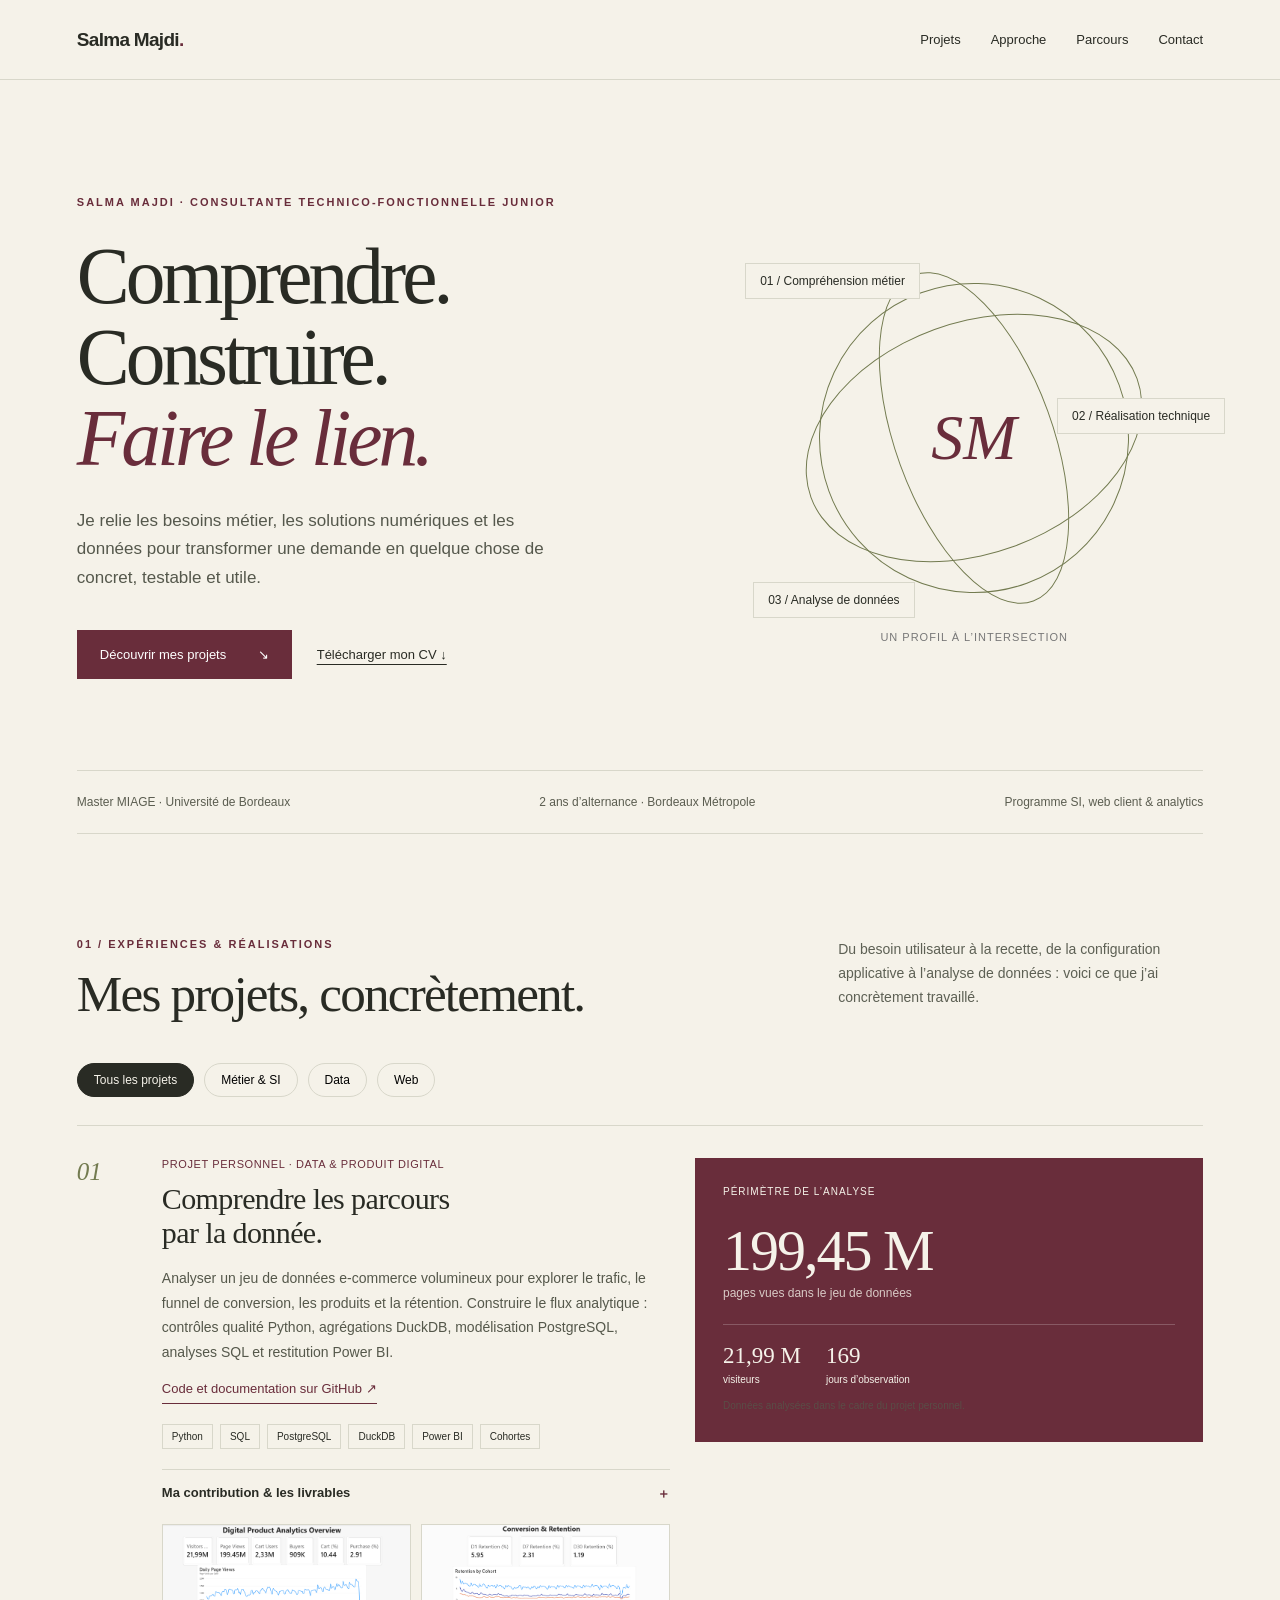
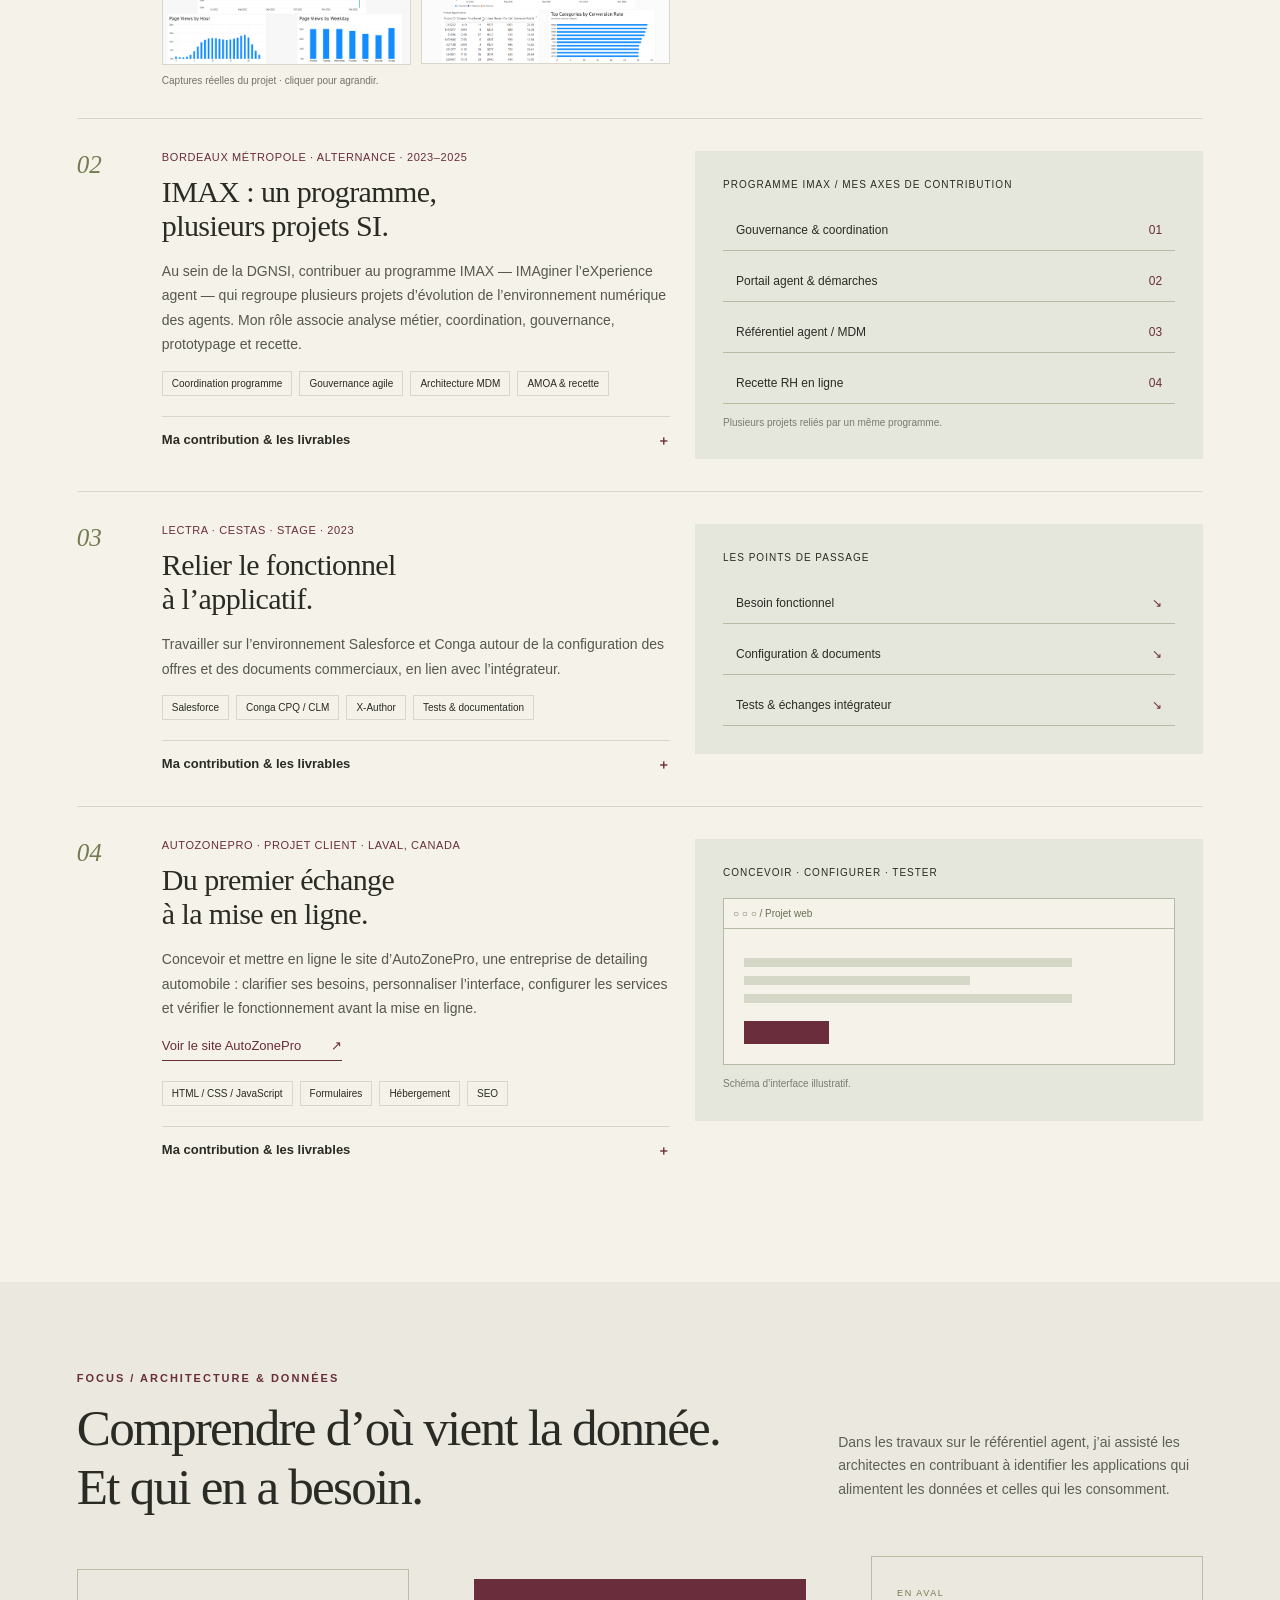
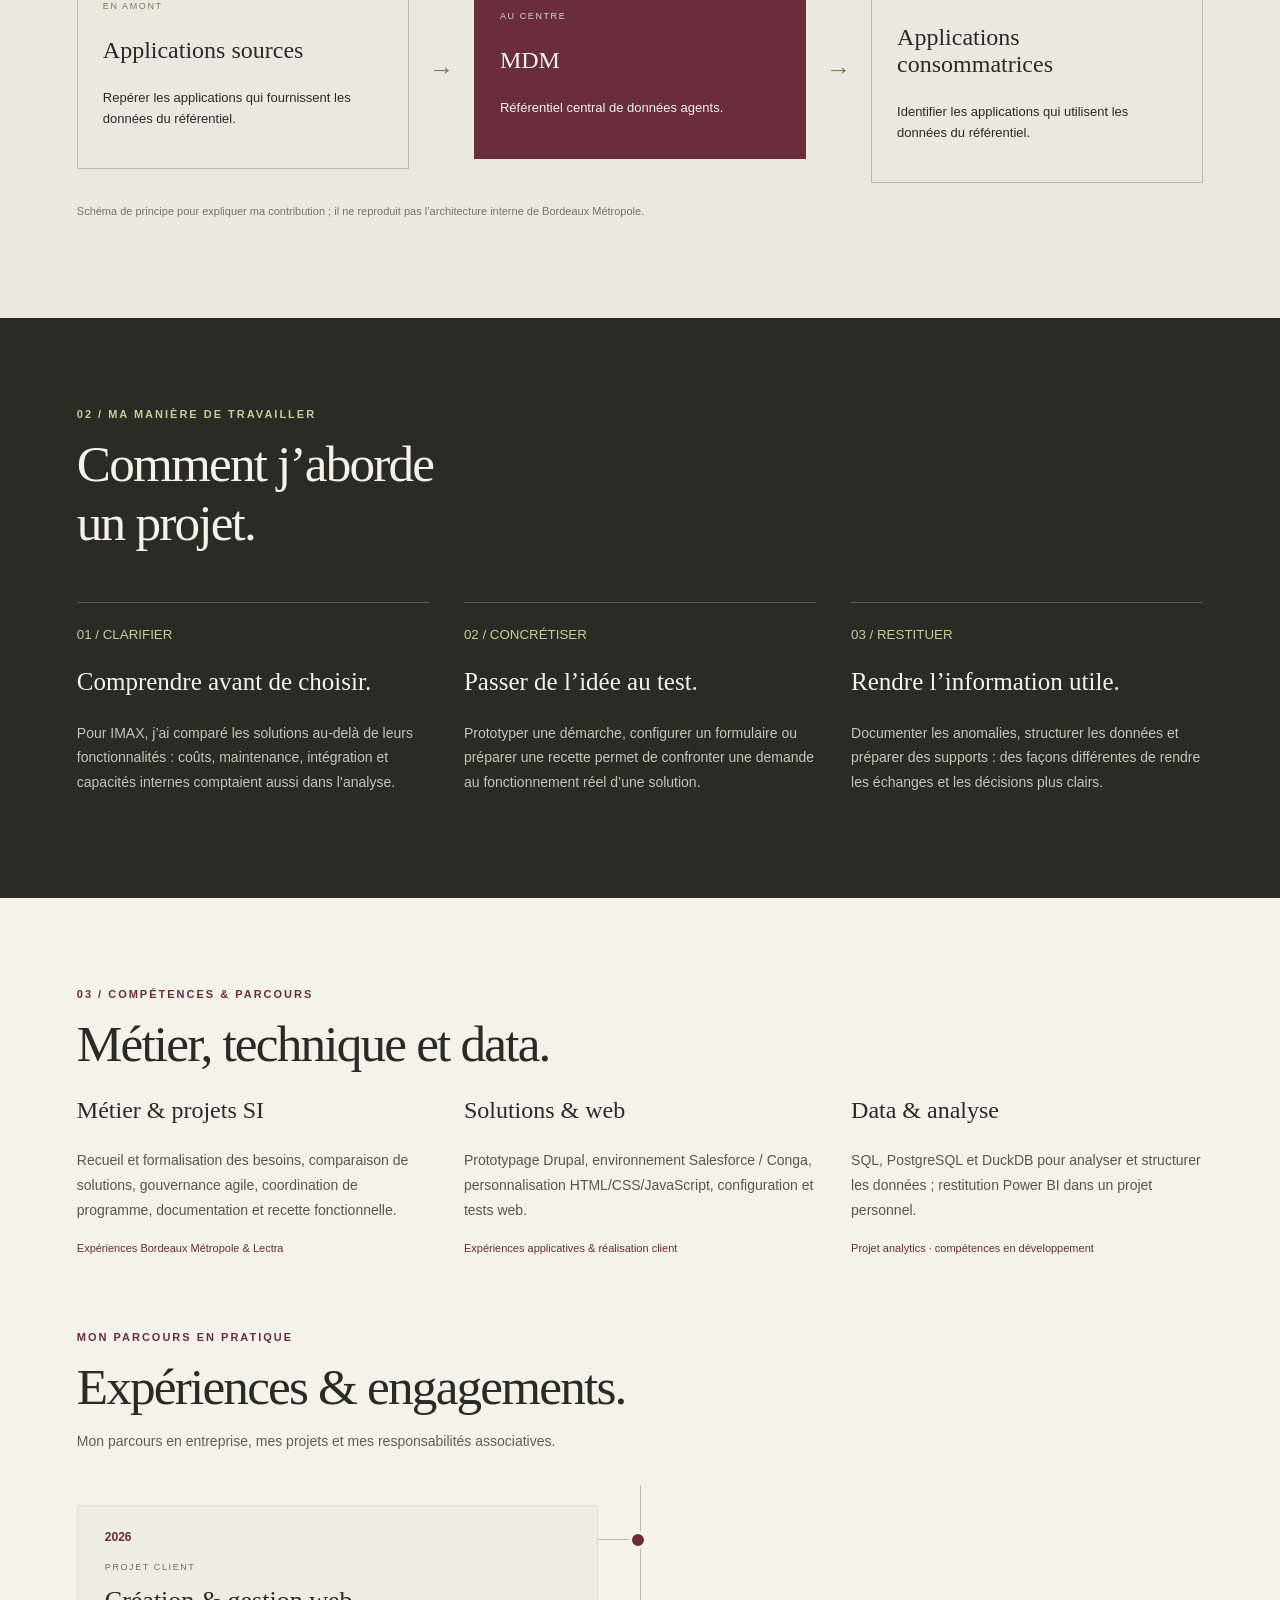
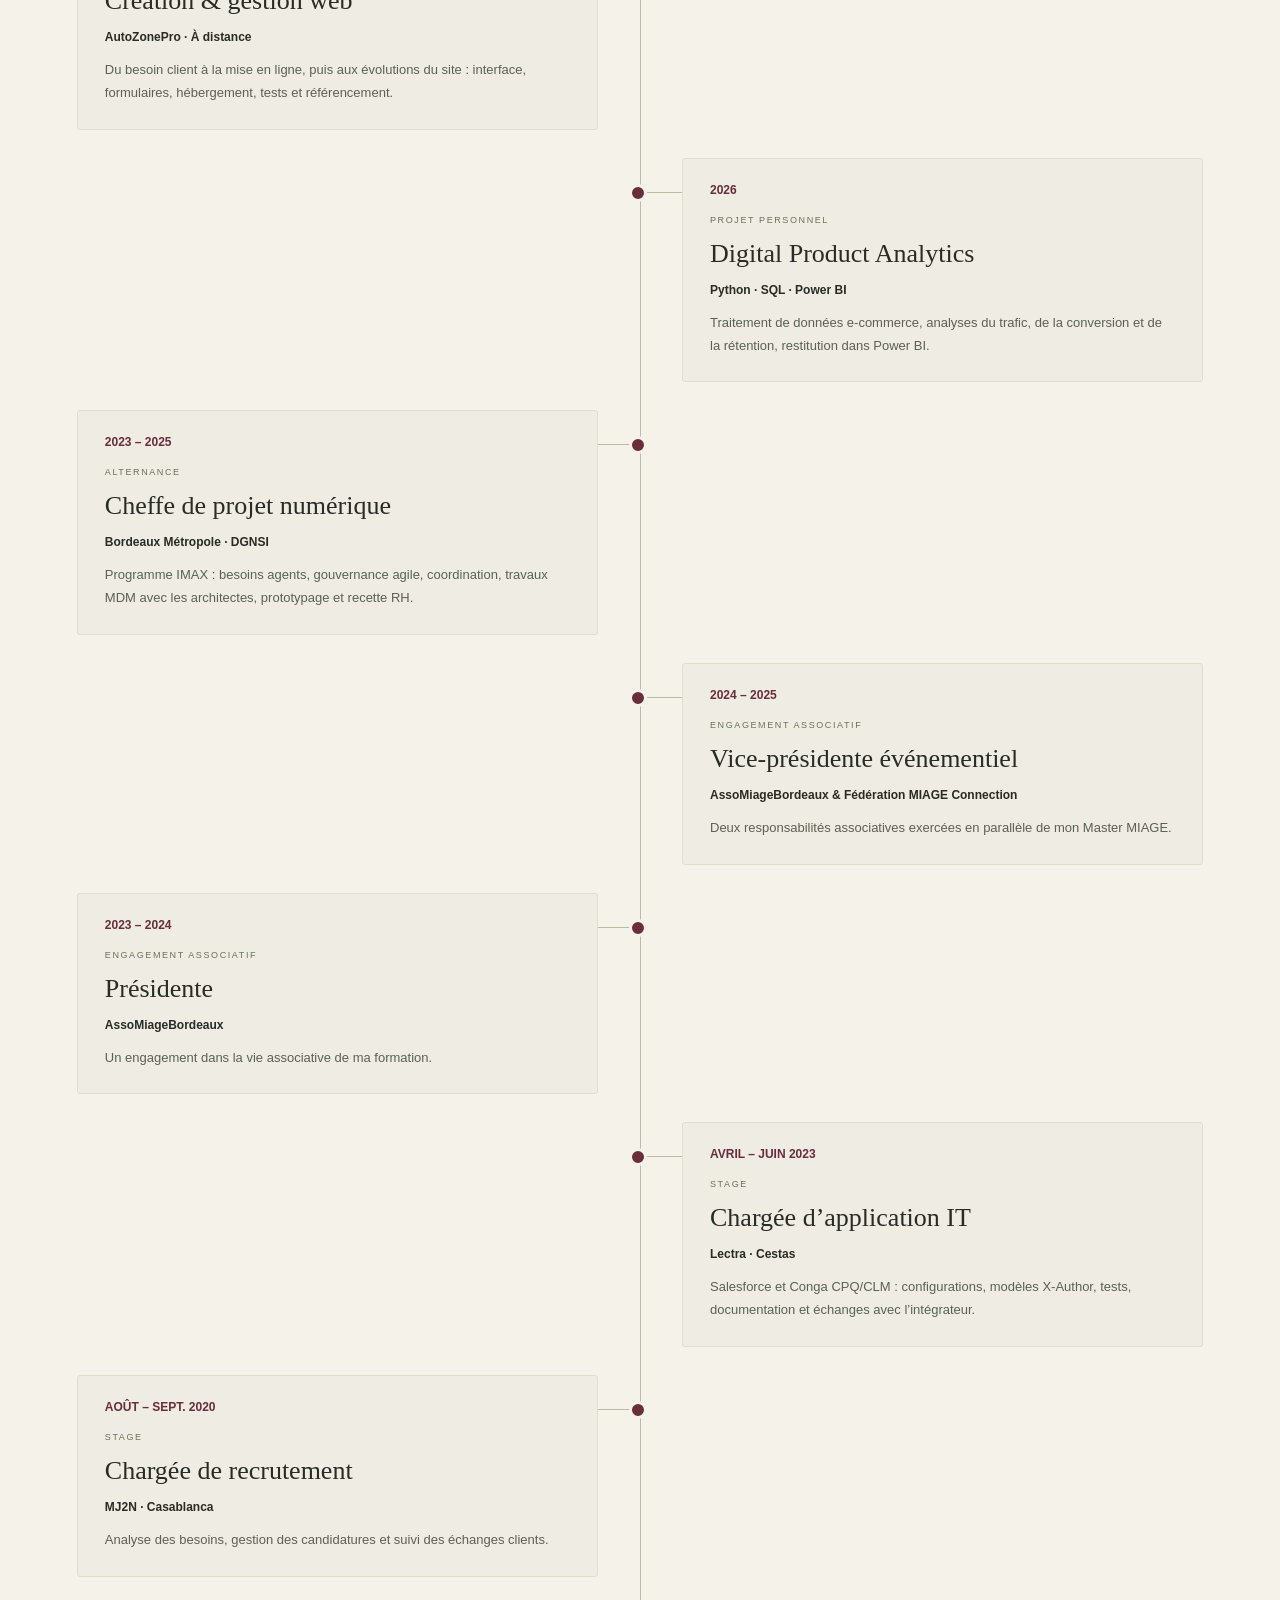
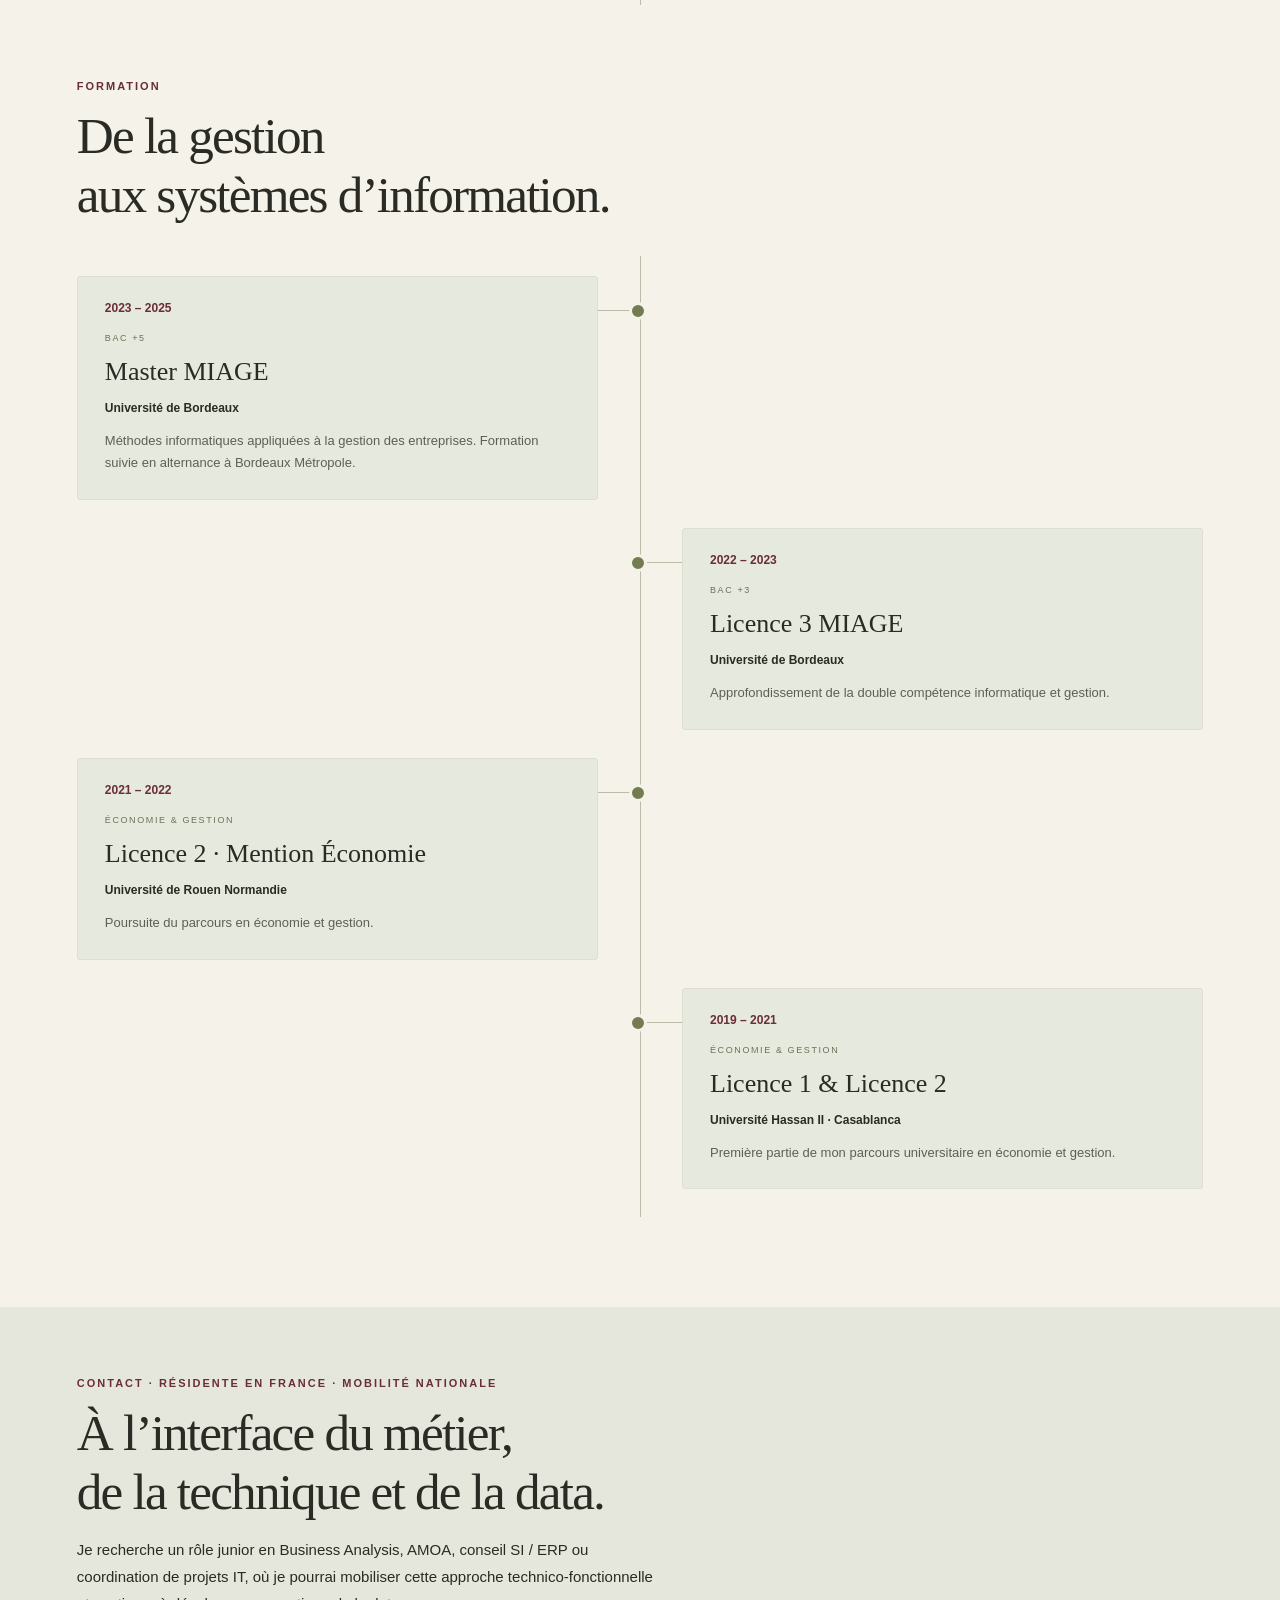
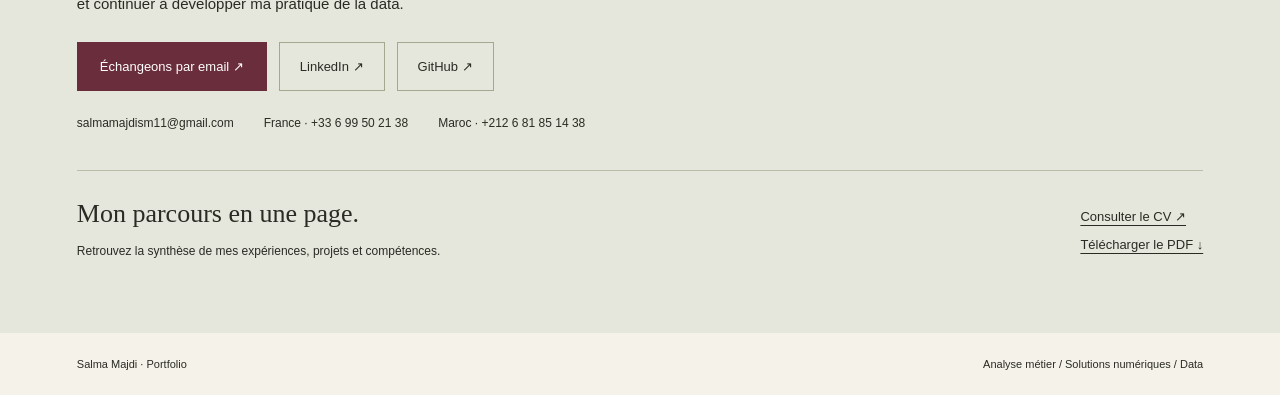
<file: index.html>
<!doctype html>
<html lang="fr">
<head>
<meta charset="UTF-8">
<meta name="viewport" content="width=device-width, initial-scale=1">
<meta name="description" content="Salma Majdi, diplômée MIAGE : analyse métier, solutions numériques et data. Découvrez mes projets et ma démarche technico-fonctionnelle.">
<title>Salma Majdi · Métier, technologie & data</title>
<link rel="stylesheet" href="styles.css">
</head>
<body>
<header>
<a class="brand" href="#">Salma Majdi<span>.</span>
</a>
<nav aria-label="Navigation principale">
<a href="#projets">Projets</a>
<a href="#approche">Approche</a>
<a href="#parcours">Parcours</a>
<a href="#contact">Contact</a>
</nav>
</header>
<main>
<section class="hero">
<div>
<div class="eyebrow">Salma Majdi · Consultante technico-fonctionnelle junior</div>
<h1>Comprendre.<br>Construire.<br>
<em>Faire le lien.</em>
</h1>
<p class="lead">Je relie les besoins métier, les solutions numériques et les données pour transformer une demande en quelque chose de concret, testable et utile.</p>
<a class="cta" href="#projets">Découvrir mes projets <span aria-hidden="true">↘</span>
</a>
<a class="cv-secondary" href="assets/CV-Salma-Majdi.pdf" download>Télécharger mon CV ↓</a>
</div>
<div class="hero-aside" aria-label="Trois dimensions complémentaires : métier, technologie et data">
<div class="orb">
<div class="orb-center">SM</div>
</div>
<span class="orbit-label l1">01 / Compréhension métier</span>
<span class="orbit-label l2">02 / Réalisation technique</span>
<span class="orbit-label l3">03 / Analyse de données</span>
<div class="aside-note">UN PROFIL À L’INTERSECTION</div>
</div>
</section>
<div class="strip">
<span>Master MIAGE · Université de Bordeaux</span>
<span>2 ans d’alternance · Bordeaux Métropole</span>
<span>Programme SI, web client & analytics</span>
</div>
<section class="section" id="projets">
<div class="section-head">
<div>
<div class="eyebrow">01 / Expériences & réalisations</div>
<h2>Mes projets, concrètement.</h2>
</div>
<p>Du besoin utilisateur à la recette, de la configuration applicative à l’analyse de données : voici ce que j’ai concrètement travaillé.</p>
</div>
<div class="filters" aria-label="Filtrer les projets">
<button class="filter" data-filter="all" aria-pressed="true">Tous les projets</button>
<button class="filter" data-filter="si" aria-pressed="false">Métier & SI</button>
<button class="filter" data-filter="data" aria-pressed="false">Data</button>
<button class="filter" data-filter="web" aria-pressed="false">Web</button>
</div>
<article class="project" data-category="data">
<div class="num">01</div>
<div>
<div class="meta">Projet personnel · Data & produit digital</div>
<h3>Comprendre les parcours<br>par la donnée.</h3>
<p>Analyser un jeu de données e-commerce volumineux pour explorer le trafic, le funnel de conversion, les produits et la rétention. Construire le flux analytique : contrôles qualité Python, agrégations DuckDB, modélisation PostgreSQL, analyses SQL et restitution Power BI.</p>
<a class="project-link" href="https://github.com/salmamajdi/digital-product-analytics" target="_blank" rel="noopener noreferrer">Code et documentation sur GitHub ↗</a>
<div class="tags">
<span>Python</span>
<span>SQL</span>
<span>PostgreSQL</span>
<span>DuckDB</span>
<span>Power BI</span>
<span>Cohortes</span>
</div>
<details>
<summary>Ma contribution & les livrables</summary>
<ul>
<li>Analyses du trafic, du funnel, des produits, de la rétention et des cohortes.</li>
<li>Construction de tables BI dédiées aux KPI, au trafic quotidien et aux comportements horaires.</li>
<li>Dashboard Power BI en deux pages : vue d’ensemble, conversion et rétention.</li>
<li>Agrégation directe des 199 millions de pages vues avec DuckDB avant ingestion dans PostgreSQL.</li>
<li>Validation de la couverture des données : le taux visite–achat est défini sur les visiteurs observés, et ne représente pas un taux global de la plateforme.</li>
</ul>
<p>Analyse réalisée sur le jeu de données e-commerce Synerise RecSys Challenge 2025.</p>
</details>
<div class="dashboard-gallery">
<a href="assets/overview.png" target="_blank" rel="noopener">
<img src="assets/overview.png" alt="Dashboard Power BI : vue d’ensemble et trafic" loading="lazy">
</a>
<a href="assets/conversion-retention.png" target="_blank" rel="noopener">
<img src="assets/conversion-retention.png" alt="Dashboard Power BI : conversion et rétention" loading="lazy">
</a>
<small>Captures réelles du projet · cliquer pour agrandir.</small>
</div>
</div>
<div class="visual dark">
<div class="visual-label">Périmètre de l’analyse</div>
<div class="metric">199,45 M</div>
<div class="metric-sub">pages vues dans le jeu de données</div>
<div class="data-points">
<div>
<strong>21,99 M</strong>
<span>visiteurs</span>
</div>
<div>
<strong>169</strong>
<span>jours d’observation</span>
</div>
</div>
<p class="caption">Données analysées dans le cadre du projet personnel.</p>
</div>
</article>
<article class="project" data-category="si">
<div class="num">02</div>
<div>
<div class="meta">Bordeaux Métropole · Alternance · 2023–2025</div>
<h3>IMAX : un programme,<br>plusieurs projets SI.</h3>
<p>Au sein de la DGNSI, contribuer au programme IMAX — IMAginer l’eXperience agent — qui regroupe plusieurs projets d’évolution de l’environnement numérique des agents. Mon rôle associe analyse métier, coordination, gouvernance, prototypage et recette.</p>
<div class="tags">
<span>Coordination programme</span>
<span>Gouvernance agile</span>
<span>Architecture MDM</span>
<span>AMOA & recette</span>
</div>
<details>
<summary>Ma contribution & les livrables</summary>
<ul>
<li>Étude comparative personnelle de ServiceNow, Blueway et Drupal : fonctionnalités, coûts, interopérabilité, maintenance et dépendance éditeur.</li>
<li>Participation aux ateliers et questionnaires agents ; formalisation des besoins du prototype.</li>
<li>Création de pages et démarches dans un environnement Drupal de bac à sable, notamment pour le télétravail.</li>
<li>Préparation et exécution de tests lors de la montée de version RH en ligne ; signalement des anomalies.</li>
<li>Participation à la mise en place de la gouvernance agile hybride : organisation des échanges, fréquence des instances, supports et suivi des actions.</li>
<li>Contribution à la coordination et au suivi des projets du programme IMAX : consolidation des informations, préparation de supports et suivi des actions avec les parties prenantes.</li>
<li>Participation aux échanges de conception du MDM (référentiel central de données) avec les architectes : identification des applications sources et des applications consommatrices de données.</li>
</ul>
<p>Le prototype Drupal était réalisé en bac à sable. Sur le MDM, j’ai participé aux travaux avec les architectes, sans porter la responsabilité de l’architecture.</p>
</details>
</div>
<div class="visual">
<div class="visual-label">Programme IMAX / mes axes de contribution</div>
<div class="flow">
<div>Gouvernance & coordination <b>01</b>
</div>
<div>Portail agent & démarches <b>02</b>
</div>
<div>Référentiel agent / MDM <b>03</b>
</div>
<div>Recette RH en ligne <b>04</b>
</div>
</div>
<p class="caption">Plusieurs projets reliés par un même programme.</p>
</div>
</article>
<article class="project" data-category="si">
<div class="num">03</div>
<div>
<div class="meta">Lectra · Cestas · Stage · 2023</div>
<h3>Relier le fonctionnel<br>à l’applicatif.</h3>
<p>Travailler sur l’environnement Salesforce et Conga autour de la configuration des offres et des documents commerciaux, en lien avec l’intégrateur.</p>
<div class="tags">
<span>Salesforce</span>
<span>Conga CPQ / CLM</span>
<span>X-Author</span>
<span>Tests & documentation</span>
</div>
<details>
<summary>Ma contribution & les livrables</summary>
<ul>
<li>Travail sur les bundles et options dans l’environnement CPQ de configuration des devis.</li>
<li>Intervention sur les modèles de documents avec X-Author, dans l’environnement Conga.</li>
<li>Tests, documentation et échanges avec l’intégrateur pour clarifier les comportements attendus.</li>
</ul>
</details>
</div>
<div class="visual">
<div class="visual-label">Les points de passage</div>
<div class="flow">
<div>Besoin fonctionnel <b>↘</b>
</div>
<div>Configuration & documents <b>↘</b>
</div>
<div>Tests & échanges intégrateur <b>↘</b>
</div>
</div>
</div>
</article>
<article class="project" data-category="web">
<div class="num">04</div>
<div>
<div class="meta">AutoZonePro · Projet client · Laval, Canada</div>
<h3>Du premier échange<br>à la mise en ligne.</h3>
<p>Concevoir et mettre en ligne le site d’AutoZonePro, une entreprise de detailing automobile : clarifier ses besoins, personnaliser l’interface, configurer les services et vérifier le fonctionnement avant la mise en ligne.</p>
<a class="project-link" href="https://autozonepro.ca/" target="_blank" rel="noopener noreferrer">Voir le site AutoZonePro <span aria-hidden="true">↗</span>
</a>
<div class="tags">
<span>HTML / CSS / JavaScript</span>
<span>Formulaires</span>
<span>Hébergement</span>
<span>SEO</span>
</div>
<details>
<summary>Ma contribution & les livrables</summary>
<ul>
<li>Recueil des besoins, organisation des contenus et personnalisation de l’interface.</li>
<li>Configuration du domaine, de l’hébergement, des formulaires et des notifications email.</li>
<li>Tests fonctionnels, ajustements d’affichage et corrections.</li>
<li>Configuration du référencement avec AIOSEO et soumission du sitemap à Google Search Console.</li>
<li>Évolution des pages de services, de la demande de devis et du parcours de prise de rendez-vous selon les retours du client.</li>
</ul>
<p>Une réalisation menée en autonomie, avec des échanges directs avec le client tout au long du projet.</p>
</details>
</div>
<div class="visual">
<div class="visual-label">Concevoir · configurer · tester</div>
<div class="window" aria-hidden="true">
<div class="windowbar">○ ○ ○ / Projet web</div>
<div class="windowcontent">
<i>
</i>
<i>
</i>
<i>
</i>
<div class="mockbutton">
</div>
</div>
</div>
<p class="caption">Schéma d’interface illustratif.</p>
</div>
</article>
</section>
<section class="section architecture" id="mdm">
<div class="section-head">
<div>
<div class="eyebrow">Focus / Architecture & données</div>
<h2>Comprendre d’où vient la donnée.<br>Et qui en a besoin.</h2>
</div>
<p>Dans les travaux sur le référentiel agent, j’ai assisté les architectes en contribuant à identifier les applications qui alimentent les données et celles qui les consomment.</p>
</div>
<div class="mdm-map">
<div class="mdm-node">
<small>EN AMONT</small>
<h3>Applications sources</h3>
<p>Repérer les applications qui fournissent les données du référentiel.</p>
</div>
<div class="mdm-arrow" aria-hidden="true">→</div>
<div class="mdm-node central">
<small>AU CENTRE</small>
<h3>MDM</h3>
<p>Référentiel central de données agents.</p>
</div>
<div class="mdm-arrow" aria-hidden="true">→</div>
<div class="mdm-node">
<small>EN AVAL</small>
<h3>Applications consommatrices</h3>
<p>Identifier les applications qui utilisent les données du référentiel.</p>
</div>
</div>
<p class="scope-note">Schéma de principe pour expliquer ma contribution ; il ne reproduit pas l’architecture interne de Bordeaux Métropole.</p>
</section>
<section class="section approach" id="approche">
<div class="eyebrow">02 / Ma manière de travailler</div>
<h2>Comment j’aborde<br>un projet.</h2>
<div class="steps">
<div class="step">
<small>01 / CLARIFIER</small>
<h3>Comprendre avant de choisir.</h3>
<p>Pour IMAX, j’ai comparé les solutions au-delà de leurs fonctionnalités : coûts, maintenance, intégration et capacités internes comptaient aussi dans l’analyse.</p>
</div>
<div class="step">
<small>02 / CONCRÉTISER</small>
<h3>Passer de l’idée au test.</h3>
<p>Prototyper une démarche, configurer un formulaire ou préparer une recette permet de confronter une demande au fonctionnement réel d’une solution.</p>
</div>
<div class="step">
<small>03 / RESTITUER</small>
<h3>Rendre l’information utile.</h3>
<p>Documenter les anomalies, structurer les données et préparer des supports : des façons différentes de rendre les échanges et les décisions plus clairs.</p>
</div>
</div>
</section>
<section class="section" id="parcours">
<div class="eyebrow">03 / Compétences & parcours</div>
<h2>Métier, technique et data.</h2>
<div class="skills">
<div>
<h3>Métier & projets SI</h3>
<p>Recueil et formalisation des besoins, comparaison de solutions, gouvernance agile, coordination de programme, documentation et recette fonctionnelle.</p>
<small>Expériences Bordeaux Métropole & Lectra</small>
</div>
<div>
<h3>Solutions & web</h3>
<p>Prototypage Drupal, environnement Salesforce / Conga, personnalisation HTML/CSS/JavaScript, configuration et tests web.</p>
<small>Expériences applicatives & réalisation client</small>
</div>
<div>
<h3>Data & analyse</h3>
<p>SQL, PostgreSQL et DuckDB pour analyser et structurer les données ; restitution Power BI dans un projet personnel.</p>
<small>Projet analytics · compétences en développement</small>
</div>
</div>
<div class="journey-heading">
<div class="eyebrow">Mon parcours en pratique</div>
<h2>Expériences & engagements.</h2>
<p>Mon parcours en entreprise, mes projets et mes responsabilités associatives.</p>
</div>
<ol class="journey professional">
<li>
<div class="journey-card">
<span class="journey-date">2026</span>
<span class="journey-kind">PROJET CLIENT</span>
<h3>Création & gestion web</h3>
<div class="journey-org">AutoZonePro · À distance</div>
<p>Du besoin client à la mise en ligne, puis aux évolutions du site : interface, formulaires, hébergement, tests et référencement.</p>
</div>
</li>
<li>
<div class="journey-card">
<span class="journey-date">2026</span>
<span class="journey-kind">PROJET PERSONNEL</span>
<h3>Digital Product Analytics</h3>
<div class="journey-org">Python · SQL · Power BI</div>
<p>Traitement de données e-commerce, analyses du trafic, de la conversion et de la rétention, restitution dans Power BI.</p>
</div>
</li>
<li>
<div class="journey-card">
<span class="journey-date">2023 – 2025</span>
<span class="journey-kind">ALTERNANCE</span>
<h3>Cheffe de projet numérique</h3>
<div class="journey-org">Bordeaux Métropole · DGNSI</div>
<p>Programme IMAX : besoins agents, gouvernance agile, coordination, travaux MDM avec les architectes, prototypage et recette RH.</p>
</div>
</li>
<li>
<div class="journey-card">
<span class="journey-date">2024 – 2025</span>
<span class="journey-kind">ENGAGEMENT ASSOCIATIF</span>
<h3>Vice-présidente événementiel</h3>
<div class="journey-org">AssoMiageBordeaux & Fédération MIAGE Connection</div>
<p>Deux responsabilités associatives exercées en parallèle de mon Master MIAGE.</p>
</div>
</li>
<li>
<div class="journey-card">
<span class="journey-date">2023 – 2024</span>
<span class="journey-kind">ENGAGEMENT ASSOCIATIF</span>
<h3>Présidente</h3>
<div class="journey-org">AssoMiageBordeaux</div>
<p>Un engagement dans la vie associative de ma formation.</p>
</div>
</li>
<li>
<div class="journey-card">
<span class="journey-date">AVRIL – JUIN 2023</span>
<span class="journey-kind">STAGE</span>
<h3>Chargée d’application IT</h3>
<div class="journey-org">Lectra · Cestas</div>
<p>Salesforce et Conga CPQ/CLM : configurations, modèles X-Author, tests, documentation et échanges avec l’intégrateur.</p>
</div>
</li>
<li>
<div class="journey-card">
<span class="journey-date">AOÛT – SEPT. 2020</span>
<span class="journey-kind">STAGE</span>
<h3>Chargée de recrutement</h3>
<div class="journey-org">MJ2N · Casablanca</div>
<p>Analyse des besoins, gestion des candidatures et suivi des échanges clients.</p>
</div>
</li>
</ol>
<div class="journey-heading">
<div class="eyebrow">Formation</div>
<h2>De la gestion<br>aux systèmes d’information.</h2>
</div>
<ol class="journey education">
<li>
<div class="journey-card">
<span class="journey-date">2023 – 2025</span>
<span class="journey-kind">BAC +5</span>
<h3>Master MIAGE</h3>
<div class="journey-org">Université de Bordeaux</div>
<p>Méthodes informatiques appliquées à la gestion des entreprises. Formation suivie en alternance à Bordeaux Métropole.</p>
</div>
</li>
<li>
<div class="journey-card">
<span class="journey-date">2022 – 2023</span>
<span class="journey-kind">BAC +3</span>
<h3>Licence 3 MIAGE</h3>
<div class="journey-org">Université de Bordeaux</div>
<p>Approfondissement de la double compétence informatique et gestion.</p>
</div>
</li>
<li>
<div class="journey-card">
<span class="journey-date">2021 – 2022</span>
<span class="journey-kind">ÉCONOMIE & GESTION</span>
<h3>Licence 2 · Mention Économie</h3>
<div class="journey-org">Université de Rouen Normandie</div>
<p>Poursuite du parcours en économie et gestion.</p>
</div>
</li>
<li>
<div class="journey-card">
<span class="journey-date">2019 – 2021</span>
<span class="journey-kind">ÉCONOMIE & GESTION</span>
<h3>Licence 1 & Licence 2</h3>
<div class="journey-org">Université Hassan II · Casablanca</div>
<p>Première partie de mon parcours universitaire en économie et gestion.</p>
</div>
</li>
</ol>
</section>
<section class="end" id="contact">
<div class="eyebrow">Contact · Résidente en France · Mobilité nationale</div>
<h2>À l’interface du métier,<br>de la technique et de la data.</h2>
<p>Je recherche un rôle junior en Business Analysis, AMOA, conseil SI / ERP ou coordination de projets IT, où je pourrai mobiliser cette approche technico-fonctionnelle et continuer à développer ma pratique de la data.</p>
<div class="contact-actions">
<a class="cta" href="mailto:salmamajdism11@gmail.com">Échangeons par email ↗</a>
<a class="contact-outline" href="https://www.linkedin.com/in/salma-majdi-2135161b7/" target="_blank" rel="noopener noreferrer">LinkedIn ↗</a>
<a class="contact-outline" href="https://github.com/salmamajdi" target="_blank" rel="noopener noreferrer">GitHub ↗</a>
</div>
<div class="contact-details">
<a href="mailto:salmamajdism11@gmail.com">salmamajdism11@gmail.com</a>
<a href="tel:+33699502138">France · +33 6 99 50 21 38</a>
<a href="tel:+212681851438">Maroc · +212 6 81 85 14 38</a>
</div>
<div class="cv-row">
<div>
<strong>Mon parcours en une page.</strong>
<p>Retrouvez la synthèse de mes expériences, projets et compétences.</p>
</div>
<div>
<a href="assets/CV-Salma-Majdi.pdf" target="_blank" rel="noopener">Consulter le CV ↗</a>
<a href="assets/CV-Salma-Majdi.pdf" download>Télécharger le PDF ↓</a>
</div>
</div>
</section>
</main>
<footer>
<span>Salma Majdi · Portfolio</span>
<span>Analyse métier / Solutions numériques / Data</span>
</footer>
<script src="script.js" defer>
</script>
</body>
</html>
</file>
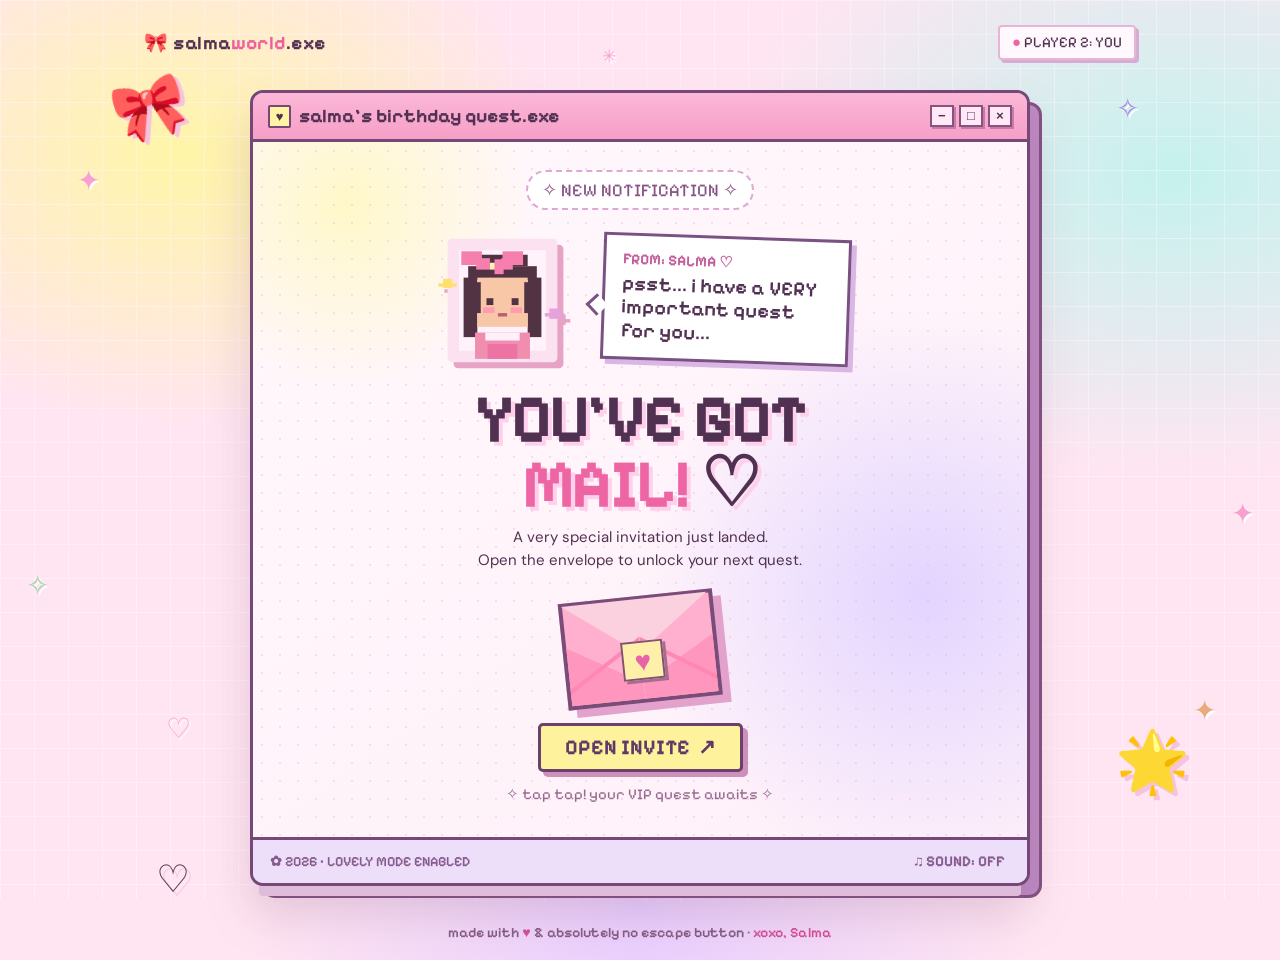
<file: birthday-2026/index.html>
<!doctype html>
<html lang="en">
<head>
<meta charset="utf-8">
<meta name="viewport" content="width=device-width,initial-scale=1,viewport-fit=cover">
<meta name="theme-color" content="#ffe6f4">
<meta name="description" content="The cutest side quest of the year. Salma's Birthday Quest — Saturday, November 7, 2026, 10 PM, Casablanca.">
<meta property="og:type" content="website">
<meta property="og:title" content="♡ You've got mail! — Salma's Birthday Quest">
<meta property="og:description" content="You've got an invitation. The NO button has mysteriously disappeared. 🎀">
<title>♡ Salma's Birthday Quest — 07.11.2026</title>
<link rel="preconnect" href="https://fonts.googleapis.com">
<link rel="preconnect" href="https://fonts.gstatic.com" crossorigin>
<link href="https://fonts.googleapis.com/css2?family=DM+Sans:wght@400;500;600;700;800&family=Pixelify+Sans:wght@400;500;600;700&family=Press+Start+2P&display=swap" rel="stylesheet">
<style>
:root{--ink:#513151;--deep:#6b3e74;--pink:#ff78b8;--rose:#ffb5d5;--light:#fffafc;--lilac:#c9b3f7;--lavender:#eee4ff;--yellow:#fff2b3;--mint:#c6f5df;--border:#693d70;--shadow:#9b6aa9}
*{box-sizing:border-box}
html{scroll-behavior:smooth}
body{margin:0;min-height:100svh;color:var(--ink);font-family:"DM Sans",sans-serif;background:radial-gradient(ellipse at 14% 16%,#fff5a7 0,transparent 24%),radial-gradient(ellipse at 92% 18%,#c4f2ed 0,transparent 27%),radial-gradient(ellipse at 50% 94%,#e9ceff 0,transparent 43%),#ffe5f2;overflow-x:hidden}
button,input,a{font:inherit}
button{cursor:pointer}
button:focus-visible,a:focus-visible,input:focus-visible{outline:4px solid #7c50bd;outline-offset:4px}
a{color:inherit}
.grid-bg{position:fixed;inset:0;z-index:-2;opacity:.43;background-image:linear-gradient(#fff9ff 1px,transparent 1px),linear-gradient(90deg,#fff9ff 1px,transparent 1px);background-size:34px 34px;pointer-events:none}
.stars{position:fixed;inset:0;z-index:-1;pointer-events:none;overflow:hidden}
.spark{position:absolute;font-size:clamp(15px,3vw,28px);color:#f8a0cf;text-shadow:2px 2px white;animation:float 3.7s ease-in-out infinite alternate}
.spark:nth-child(1){left:6%;top:18%;animation-delay:-.4s}.spark:nth-child(2){right:11%;top:10%;color:#a590e3;animation-delay:-1.6s}.spark:nth-child(3){left:13%;bottom:17%;animation-delay:-2.6s}.spark:nth-child(4){right:5%;bottom:19%;color:#e9ab7d;animation-delay:-1s}.spark:nth-child(5){left:47%;top:5%;font-size:17px;animation-delay:-.7s}.spark:nth-child(6){right:24%;bottom:6%;animation-delay:-1.8s}.spark:nth-child(7){left:2%;top:63%;color:#a8d4b2;animation-delay:-.9s}.spark:nth-child(8){right:2%;top:55%;animation-delay:-2.3s}
.site-top{display:flex;align-items:center;justify-content:space-between;max-width:1040px;padding:25px 24px 0;margin:0 auto;gap:12px}
.logo,.top-chip,.mini-label,.eyebrow,.retro-button,.info-label,.button-note,.sound-button{font-family:"Pixelify Sans",monospace}
.logo{font-weight:700;font-size:19px;letter-spacing:.03em}.logo span{color:#ec5f9c}
.top-chip{font-size:15px;background:#fff9fd;border:2px solid #e7b5d7;box-shadow:3px 3px 0 #d6acd2;padding:6px 12px;border-radius:4px;white-space:nowrap}
.top-chip b{color:#ef63a1}
.layout{width:min(100%,1100px);margin:0 auto;padding:30px 24px 36px;min-height:calc(100svh - 80px);display:grid;align-items:center;position:relative}
.window-wrap{position:relative;width:min(100%,780px);margin:0 auto;animation:enter .8s cubic-bezier(.18,1.3,.35,1) both}
.window-wrap:before{content:"";position:absolute;inset:12px -12px -12px 12px;border:3px solid #815182;border-radius:13px;background:#be8ac4;z-index:-1}
.window{overflow:hidden;border:3px solid #754878;border-radius:13px;background:#fff7fc;box-shadow:0 19px 0 -9px #dfbbdc,0 28px 45px #80516f35}
.window-bar{display:flex;justify-content:space-between;align-items:center;gap:10px;min-height:49px;padding:8px 15px;background:linear-gradient(180deg,#fcb7d7,#f69fc7);border-bottom:3px solid #754878}
.bar-left{display:flex;align-items:center;gap:8px;min-width:0}
.bar-icon{display:grid;place-items:center;width:23px;height:23px;border:2px solid #754878;background:#fff3a4;font-size:13px;border-radius:2px}
.bar-title{font-family:"Pixelify Sans",monospace;font-weight:700;font-size:19px;overflow:hidden;white-space:nowrap;text-overflow:ellipsis}
.bar-controls{display:flex;gap:5px}.bar-controls i{width:24px;height:22px;display:grid;place-items:center;border:2px solid #86547f;background:#ffe9f7;font-style:normal;font:700 13px/1 monospace;box-shadow:2px 2px 0 #cb79a9}
.screen{position:relative;min-height:580px;background:radial-gradient(circle at 12% 9%,#fff8c8 0,transparent 20%),radial-gradient(circle at 87% 65%,#e2d4ff 0,transparent 35%),linear-gradient(145deg,#fff8fc,#fff0f9);isolation:isolate}
.screen:before{content:"";position:absolute;inset:0;z-index:-1;opacity:.36;background-image:radial-gradient(#e4afd1 1.1px,transparent 1.2px);background-size:18px 18px}
.scene{display:none;text-align:center;padding:28px 32px 34px;animation:sceneIn .47s ease both}
.scene.active{display:block}
.eyebrow{display:inline-block;padding:7px 14px;border:2px dashed #dfa8d2;border-radius:30px;font-size:18px;background:#fff;color:#875486}
.intro-top{display:flex;gap:28px;align-items:center;justify-content:center;min-height:164px;margin-top:8px}
.pixel-friend{width:143px;height:151px;flex:0 0 auto;filter:drop-shadow(6px 6px 0 #e6a3c6);image-rendering:pixelated;animation:float 3s ease-in-out infinite alternate}
.speech{border:3px solid #795183;background:#fff;box-shadow:5px 5px 0 #d9b6e3;padding:14px 17px;max-width:248px;transform:rotate(2deg);position:relative;text-align:left}
.speech:before{content:"";position:absolute;left:-16px;top:51%;width:13px;height:13px;background:white;border-left:3px solid #795183;border-bottom:3px solid #795183;transform:rotate(45deg)}
.speech small{display:block;color:#c35d9c;font:700 15px "Pixelify Sans",monospace;margin-bottom:5px}
.speech strong{font:600 20px/1.17 "Pixelify Sans",monospace}
h1,h2,p{margin-top:0}
.hero-title{font:700 clamp(42px,8vw,68px)/.95 "Pixelify Sans",monospace;letter-spacing:-.04em;margin:5px 0 10px;text-shadow:4px 4px #ffd0eb}
.hero-title span{color:#ee65a4}
.subtext{font-size:15px;line-height:1.55;max-width:340px;margin:0 auto 13px}
.envelope-button{display:block;position:relative;margin:8px auto 6px;padding:0;background:transparent;border:0;width:172px;height:131px;transform:rotate(-6deg);animation:wobble 2.2s ease-in-out infinite}
.envelope-button:hover,.envelope-button:focus-visible{animation:none;transform:rotate(0) scale(1.07)}
.mail{position:absolute;left:9px;top:10px;width:155px;height:107px;background:#ffb0ce;border:4px solid #794c79;box-shadow:8px 8px 0 #e3a2cc;transition:transform .4s;overflow:visible}
.mail:before{content:"";position:absolute;z-index:2;left:-1px;top:-1px;width:0;height:0;border-left:73px solid transparent;border-right:73px solid transparent;border-top:54px solid #fbd0df;transform-origin:50% 0;transition:transform .48s ease}
.mail:after{content:"";position:absolute;z-index:3;inset:24px 0 0;background:linear-gradient(148deg,transparent 48%,#ff87b3 49%,#ff87b3 52%,transparent 53%) left/50% 100% no-repeat,linear-gradient(212deg,transparent 48%,#ff87b3 49%,#ff87b3 52%,transparent 53%) right/50% 100% no-repeat,linear-gradient(30deg,#ff96be 49%,transparent 50%) left bottom/50% 100% no-repeat,linear-gradient(-30deg,#ff96be 49%,transparent 50%) right bottom/50% 100% no-repeat;pointer-events:none}
.letter-heart{position:absolute;z-index:5;left:54px;top:41px;width:42px;height:39px;display:grid;place-items:center;background:#fff0a9;color:#e863a8;font-size:28px;box-shadow:3px 3px #a76d91;border:2px solid #855074}
.envelope-button.open .mail:before{transform:rotateX(180deg);z-index:0}.envelope-button.open .mail{transform:translateY(18px) scale(1.08)}
.retro-button{display:inline-flex;align-items:center;justify-content:center;gap:8px;min-height:49px;padding:9px 24px;border:3px solid #68416f;border-radius:5px;color:#603a67;background:#fff29c;box-shadow:5px 5px 0 #ce8fbb;font-weight:700;font-size:21px;line-height:1.1;transition:transform .12s,box-shadow .12s}
.retro-button:hover{transform:translate(2px,2px);box-shadow:3px 3px 0 #ce8fbb}
.retro-button:active{transform:translate(5px,5px);box-shadow:none}
.button-note{margin:13px auto 0;font-size:15px;color:#976c92}
.footer-strip{display:flex;align-items:center;justify-content:space-between;gap:8px;padding:10px 17px;background:#eddef9;border-top:3px solid #754878;font:600 14px "Pixelify Sans",monospace;color:#865b8e}
.sound-button{color:#865b8e;background:transparent;border:0;padding:2px 5px;font-weight:700;font-size:15px}
.sticker{position:absolute;z-index:2;pointer-events:none;filter:drop-shadow(4px 4px 0 #f5c3dd);font-size:60px;animation:float 3.3s ease-in-out infinite alternate}
.sticker.bow{top:1%;left:2%;transform:rotate(-16deg)}.sticker.star{bottom:14%;right:0;animation-delay:-1.2s}.sticker.heart{bottom:2%;left:6%;font-size:38px;animation-delay:-2s}
.invite-scene{padding-top:24px}
.quest-label{display:inline-block;background:#fff5b5;border:2px solid #a27596;padding:5px 12px;box-shadow:3px 3px 0 #e9bfce;font:700 17px "Pixelify Sans",monospace}
.invite-heading{margin:13px 0 2px;font:700 clamp(34px,6vw,54px)/.95 "Pixelify Sans",monospace;letter-spacing:-.045em;color:#713b77;text-shadow:3px 3px #ffd1e6}
.invite-heading em{font-style:normal;color:#ec5b9f}
.cake-wrap{margin:0 auto;position:relative;width:145px;height:122px}
.cake{width:145px;height:122px;image-rendering:pixelated;filter:drop-shadow(6px 6px 0 #eccce6);animation:float 2.3s ease-in-out infinite alternate}
.invite-copy{margin:7px auto 14px;font-size:14px;line-height:1.45}
.invite-copy strong{font-weight:800;color:#ae4b88}
.details{display:grid;grid-template-columns:1fr 1fr;gap:10px;margin:0 auto;max-width:560px;text-align:left}
.detail{border:2px solid #ab79a5;background:#fffdfd;box-shadow:4px 4px 0 #e6c2e2;padding:10px 14px;min-width:0}
.detail:nth-child(2){background:#fffae5}.detail.where{grid-column:1/-1;background:#f3ebff}
.info-label{display:block;color:#a96f9e;font-weight:700;font-size:14px;letter-spacing:.04em}
.detail strong{display:block;font:700 clamp(21px,4vw,26px)/1.15 "Pixelify Sans",monospace;color:#663c72}
.detail span{font-size:13px;font-weight:600;line-height:1.45}
.map-link{display:inline-block;margin-top:6px;font:700 15px "Pixelify Sans",monospace;color:#b14d91;text-decoration:underline;text-decoration-thickness:2px;text-underline-offset:3px}
.question{margin:17px 0 10px;font:700 23px "Pixelify Sans",monospace}
.options{display:flex;justify-content:center;gap:12px;flex-wrap:wrap}
.yes-button{background:#ffb3d1}.yes-button.alt{background:#d8f4d5}
.footnote{font:600 13px "Pixelify Sans",monospace;margin:14px 0 0;color:#a7749b}
.success-scene{padding-top:65px;padding-bottom:58px}
.success-emblem{font-size:80px;line-height:1;animation:pop 1s ease infinite alternate}
.success-title{font:700 clamp(35px,6vw,54px)/1 "Pixelify Sans",monospace;color:#ed5da2;text-shadow:4px 4px #f7d2e9;margin:17px 0 10px}
.success-copy{font-size:16px;max-width:460px;margin:0 auto 20px;line-height:1.5}
.reply-box{max-width:465px;text-align:left;border:3px solid #825684;background:#fff;box-shadow:6px 6px 0 #e7a5ce;padding:17px 19px;margin:0 auto 20px}
.reply-box label{display:block;font:700 19px "Pixelify Sans",monospace;margin-bottom:8px}
.reply-box input{width:100%;border:2px solid #cda2cb;background:#fff9fd;padding:11px 13px;font-size:16px;border-radius:3px;color:#513151}
.reply-box small{display:block;margin-top:9px;color:#805e82;line-height:1.4}
.share-actions{display:flex;justify-content:center;flex-wrap:wrap;gap:11px}
.share-actions .retro-button{font-size:19px;background:#c8f3d9}
.tiny-button{border:2px solid #ac86ac;background:#fff;padding:10px 16px;box-shadow:3px 3px 0 #e7bbd8;border-radius:3px;font:700 17px "Pixelify Sans",monospace}
.tiny-button:hover{transform:translate(1px,1px);box-shadow:2px 2px 0 #e7bbd8}
.back-link{border:0;background:none;text-decoration:underline;color:#9f5b97;font:600 16px "Pixelify Sans",monospace;margin-top:21px}
.confetti-layer{position:fixed;inset:0;pointer-events:none;overflow:hidden;z-index:9}
.confetti-piece{position:absolute;top:-30px;width:12px;height:16px;opacity:0;animation:fall var(--fall) linear forwards}
.credits{font:600 14px "Pixelify Sans",monospace;text-align:center;color:#855c83;padding:0 10px 18px;line-height:1.6}
.credits .hotpink{color:#d54d96}
@keyframes float{to{translate:0 -11px}}
@keyframes wobble{0%,100%{rotate:-2deg}50%{rotate:3deg}}
@keyframes enter{from{opacity:0;transform:translateY(38px) scale(.95)}to{opacity:1;transform:translateY(0) scale(1)}}
@keyframes sceneIn{from{opacity:0;transform:translateY(15px) scale(.98)}to{opacity:1;transform:translateY(0) scale(1)}}
@keyframes pop{from{transform:scale(.93) rotate(-6deg)}to{transform:scale(1.08) rotate(6deg)}}
@keyframes fall{0%{transform:translateY(-10vh) rotate(0deg);opacity:1}85%{opacity:1}100%{transform:translateY(110vh) rotate(850deg);opacity:0}}
@media(min-width:900px){.window-wrap{transform:rotate(-.4deg)}}
@media(max-width:600px){.site-top{padding:15px 13px 0}.logo{font-size:16px}.top-chip{font-size:12px;padding:6px 8px}.layout{padding:22px 13px 25px;min-height:calc(100svh - 60px)}.window-wrap:before{inset:8px -6px -8px 6px}.window-bar{padding:7px 10px;min-height:42px}.bar-title{font-size:16px}.bar-controls i{width:19px;height:19px}.screen{min-height:560px}.scene{padding:24px 16px 34px}.intro-top{min-height:150px;gap:16px}.pixel-friend{width:120px;height:130px}.speech{max-width:180px;padding:10px 12px}.speech strong{font-size:17px}.hero-title{font-size:47px}.subtext{font-size:14px}.eyebrow{font-size:15px}.sticker{font-size:33px}.sticker.bow{top:-12px;left:0}.sticker.star{bottom:4%;right:0}.sticker.heart{display:none}.invite-heading{font-size:40px}.quest-label{font-size:14px}.invite-copy{font-size:13px}.detail{padding:9px 11px}.detail strong{font-size:22px}.question{font-size:21px;margin:17px 0 9px}.retro-button{font-size:18px;min-height:45px;padding:9px 14px}.options{gap:9px}.footnote{font-size:12px}.footer-strip{padding:8px 10px;font-size:12px}.success-scene{padding-top:52px}.success-emblem{font-size:70px}.success-title{font-size:43px}}
@media(max-width:375px){.pixel-friend{width:106px}.speech{max-width:150px}.hero-title{font-size:39px}.bar-title{font-size:14px}.detail strong{font-size:19px}.options{flex-direction:column}.options button{width:100%}.invite-scene{padding-left:12px;padding-right:12px}.screen{min-height:600px}}
@media(prefers-reduced-motion:reduce){*,*:before,*:after{animation-duration:.01ms!important;animation-iteration-count:1!important;transition-duration:.01ms!important;scroll-behavior:auto!important}}

.rsvp-scene{padding-top:24px!important;padding-bottom:28px!important}
.rsvp-bow{font-size:49px;line-height:1.1;margin:11px 0 2px;filter:drop-shadow(4px 4px 0 #f1bbdb);animation:float 2.8s ease-in-out infinite alternate}
.rsvp-title{font:700 clamp(37px,7vw,58px)/.94 "Pixelify Sans",monospace;color:#6b3977;text-shadow:4px 4px #ffd2e7;letter-spacing:-.05em;margin:0 auto 8px}
.rsvp-title span{color:#ec65a0}
.rsvp-intro{font-size:14px;line-height:1.55;margin:0 auto 17px;max-width:480px}
.rsvp-card{border:3px solid #754878;box-shadow:7px 7px 0 #d3a5d6;background:#fffafd;max-width:490px;margin:0 auto;text-align:left}
.rsvp-card-top{padding:8px 12px;border-bottom:3px solid #754878;background:#e8d2fa;color:#6b3977;display:flex;justify-content:space-between;gap:8px;align-items:center;font:700 14px "Pixelify Sans",monospace}
#rsvpForm{padding:19px 18px 17px}
.rsvp-field-label{font:700 18px "Pixelify Sans",monospace;display:flex;justify-content:space-between;align-items:center;color:#6b3977;margin:0 0 8px}
.rsvp-field-label span{color:#f175aa}
.rsvp-input-wrap{display:flex;align-items:center;gap:8px;border:3px solid #bb89b8;box-shadow:3px 3px 0 #ebc7df;background:#fff;min-height:49px;padding:0 12px;margin-bottom:19px}
.rsvp-input-wrap span{font-size:22px;color:#ea75b0}
.rsvp-input-wrap:focus-within{border-color:#7c50bd}
.rsvp-input-wrap input{width:100%;border:0;outline:0;background:transparent;color:#513151;font:600 17px "DM Sans",sans-serif;padding:11px 0;min-width:0}
.rsvp-input-wrap input::placeholder{color:#bba2b7}
.rsvp-choice{display:flex;gap:12px;align-items:center;padding:9px 11px;background:#dff7e8;border:2px solid #8ebfa9;color:#43785b;font:700 20px "Pixelify Sans",monospace;margin-bottom:14px}
.rsvp-choice span{font:700 23px monospace}
.rsvp-destination{border:2px dashed #d8aed6;background:#fff4e9;padding:8px 12px;margin-bottom:18px;color:#98729a;font:700 15px "Pixelify Sans",monospace}
.rsvp-destination strong{display:block;color:#74477c;font:700 23px "Pixelify Sans",monospace}
.rsvp-destination span{display:block;color:#80647c;font:600 13px "DM Sans",sans-serif;margin-top:3px}
.rsvp-submit{display:flex;width:100%;background:#ffaed1;color:#62346a;min-height:54px}
.rsvp-disclaimer{font:500 13px/1.6 "DM Sans",sans-serif;color:#906b8f;margin:17px auto 0}
.rsvp-actions{display:flex;gap:17px;align-items:center;justify-content:center;flex-wrap:wrap;margin-top:14px}
.rsvp-actions .back-link{margin:0}
@media(max-width:600px){.rsvp-scene{padding-top:18px!important}.rsvp-bow{font-size:38px}.rsvp-title{font-size:41px}.rsvp-card-top{font-size:12px}.rsvp-card-top span:last-child{white-space:nowrap}#rsvpForm{padding:16px 13px 14px}.rsvp-field-label{font-size:16px}.rsvp-choice{font-size:18px}.rsvp-intro{font-size:13px}.rsvp-disclaimer{font-size:12px}.rsvp-actions{gap:14px}}

.official-form{padding:19px 18px 17px}
.rsvp-instruction{display:flex;gap:11px;align-items:center;border:3px solid #bb89b8;box-shadow:3px 3px 0 #ebc7df;background:#fff;padding:11px 14px;font:600 16px/1.35 "DM Sans",sans-serif;margin-bottom:20px}
.rsvp-step-icon{font-size:24px;color:#ea75b0}
a.rsvp-submit{text-decoration:none}
.rsvp-actions a{text-decoration:none;display:inline-flex;align-items:center}
@media(max-width:600px){.official-form{padding:16px 13px 14px}.rsvp-instruction{font-size:14px}}
</style>
</head>
<body>
<div class="grid-bg" aria-hidden="true"></div>
<div class="stars" aria-hidden="true"><span class="spark">✦</span><span class="spark">✧</span><span class="spark">♡</span><span class="spark">✦</span><span class="spark">✳</span><span class="spark">♡</span><span class="spark">✧</span><span class="spark">✦</span></div>
<header class="site-top">
<div class="logo">🎀 salma<span>world</span>.exe</div>
<div class="top-chip"><b>●</b> PLAYER 2: YOU</div>
</header>
<main class="layout">
<div class="sticker bow" aria-hidden="true">🎀</div>
<div class="sticker star" aria-hidden="true">🌟</div>
<div class="sticker heart" aria-hidden="true">♡</div>
<div class="window-wrap">
<div class="window">
<div class="window-bar"><div class="bar-left"><span class="bar-icon" aria-hidden="true">♥</span><span class="bar-title">salma's birthday quest.exe</span></div><div class="bar-controls" aria-hidden="true"><i>−</i><i>□</i><i>×</i></div></div>
<div class="screen" id="screen">
<section class="scene active" id="intro" aria-label="Invitation received">
<div class="eyebrow">✧ NEW NOTIFICATION ✧</div>
<div class="intro-top">
<svg class="pixel-friend" viewBox="0 0 120 132" xmlns="http://www.w3.org/2000/svg" role="img" aria-label="Cute pixel-art character with a pink bow">
<rect x="12" y="12" width="96" height="108" rx="4" fill="#fce1f0"/><rect x="22" y="22" width="76" height="88" fill="#fff2fa"/>
<rect x="38" y="26" width="44" height="10" fill="#523343"/><rect x="30" y="36" width="60" height="12" fill="#523343"/><rect x="26" y="46" width="12" height="52" fill="#523343"/><rect x="82" y="46" width="12" height="52" fill="#523343"/>
<rect x="38" y="46" width="44" height="43" fill="#f8c7a7"/><rect x="33" y="50" width="8" height="27" fill="#523343"/><rect x="79" y="50" width="8" height="27" fill="#523343"/>
<rect x="46" y="64" width="6" height="6" fill="#513344"/><rect x="68" y="64" width="6" height="6" fill="#513344"/><rect x="43" y="72" width="10" height="5" fill="#ff9cad"/><rect x="67" y="72" width="10" height="5" fill="#ff9cad"/><rect x="56" y="77" width="8" height="3" fill="#b96274"/>
<rect x="36" y="94" width="48" height="23" fill="#f08eaf"/><rect x="45" y="94" width="30" height="7" fill="#fff0f9"/><rect x="47" y="104" width="26" height="13" fill="#ec73a3"/>
<rect x="24" y="23" width="18" height="12" fill="#f57faf"/><rect x="37" y="29" width="12" height="10" fill="#f57faf"/><rect x="49" y="33" width="7" height="6" fill="#fff1b4"/><rect x="53" y="30" width="8" height="13" fill="#f57faf"/><rect x="60" y="23" width="18" height="12" fill="#f57faf"/><rect x="59" y="29" width="10" height="10" fill="#f57faf"/>
<rect x="8" y="47" width="8" height="8" fill="#ffdf70"/><rect x="4" y="51" width="16" height="3" fill="#ffdf70"/><rect x="101" y="73" width="9" height="9" fill="#e5a2db"/><rect x="97" y="77" width="17" height="3" fill="#e5a2db"/>
</svg>
<div class="speech"><small>FROM: SALMA ♡</small><strong>psst... i have a VERY important quest for you...</strong></div>
</div>
<h1 class="hero-title">YOU'VE GOT<br><span>MAIL!</span> ♡</h1>
<p class="subtext">A very special invitation just landed. <br>Open the envelope to unlock your next quest.</p>
<button class="envelope-button" id="envelope" type="button" aria-label="Open the invitation envelope"><span class="mail"><span class="letter-heart" aria-hidden="true">♥</span></span></button>
<button class="retro-button" id="start" type="button">OPEN INVITE <span aria-hidden="true">↗</span></button>
<p class="button-note">✧ tap tap! your VIP quest awaits ✧</p>
</section>
<section class="scene invite-scene" id="invite" aria-label="Party details" aria-hidden="true">
<div class="quest-label">★ QUEST UNLOCKED ★</div>
<h2 class="invite-heading">salma's <em>birthday</em> ♡</h2>
<div class="cake-wrap">
<svg class="cake" viewBox="0 0 144 122" xmlns="http://www.w3.org/2000/svg" role="img" aria-label="Pink pixel-art birthday cake">
<rect x="38" y="83" width="70" height="22" fill="#f1a4c4"/><rect x="33" y="98" width="80" height="9" fill="#cd76a5"/>
<rect x="24" y="64" width="96" height="28" fill="#f3a3c4"/><rect x="24" y="63" width="96" height="10" fill="#fff1e7"/><rect x="27" y="73" width="12" height="12" fill="#fff1e7"/><rect x="54" y="73" width="12" height="15" fill="#fff1e7"/><rect x="90" y="73" width="10" height="12" fill="#fff1e7"/>
<rect x="36" y="49" width="72" height="18" fill="#d876a8"/><rect x="36" y="45" width="72" height="8" fill="#fff1e7"/><rect x="43" y="50" width="10" height="10" fill="#fff1e7"/><rect x="75" y="50" width="10" height="13" fill="#fff1e7"/>
<rect x="56" y="28" width="6" height="18" fill="#9e83d4"/><rect x="70" y="28" width="6" height="18" fill="#9e83d4"/><rect x="84" y="28" width="6" height="18" fill="#9e83d4"/>
<rect x="58" y="18" width="3" height="9" fill="#ffb45e"/><rect x="72" y="18" width="3" height="9" fill="#ffb45e"/><rect x="86" y="18" width="3" height="9" fill="#ffb45e"/><rect x="61" y="14" width="3" height="5" fill="#ffdf73"/><rect x="75" y="14" width="3" height="5" fill="#ffdf73"/><rect x="89" y="14" width="3" height="5" fill="#ffdf73"/>
<rect x="50" y="83" width="9" height="7" fill="#ffda91"/><rect x="75" y="83" width="9" height="7" fill="#ffda91"/><rect x="60" y="102" width="21" height="4" fill="#f7cadd"/>
<rect x="18" y="28" width="7" height="7" fill="#f8a5ca"/><rect x="14" y="31" width="15" height="2" fill="#f8a5ca"/><rect x="117" y="32" width="7" height="7" fill="#a7dece"/><rect x="113" y="35" width="15" height="2" fill="#a7dece"/>
</svg>
</div>
<p class="invite-copy">My actual birthday is <strong>November 5</strong>.<br>But <strong>November 7</strong>? That's officially everyone's problem. 💋</p>
<div class="details">
<div class="detail"><span class="info-label">📅 DATE</span><strong>SAT. NOV 07</strong><span>2026 · you better save the date</span></div>
<div class="detail"><span class="info-label">⏰ TIME</span><strong>10:00 PM</strong><span>not midnight, bitch ♡</span></div>
<div class="detail where"><span class="info-label">📍 LOCATION</span><strong>L'ÉTAGE DE L'ABRI</strong><span>23 boulevard Bir Anzarane · Casablanca</span><br><a class="map-link" href="https://www.google.com/maps/search/?api=1&amp;query=L%27Etage%20de%20L%27Abri%2023%20Boulevard%20Bir%20Anzarane%20Casablanca" target="_blank" rel="noopener noreferrer">find us on Maps ↗</a></div>
</div>
<p class="question">Do you accept this quest?</p>
<div class="options"><button class="retro-button yes-button" id="yes1" type="button">YES, OBVIOUSLY ♡</button><button class="retro-button yes-button alt" id="yes2" type="button">AS IF I HAD A CHOICE 🎀</button></div>
<p class="footnote">⚠︎ The NO option has been removed by admin.</p>
</section>
<section class="scene rsvp-scene" id="success" aria-label="Official RSVP quest" aria-hidden="true">
<div class="eyebrow">✧ LEVEL 02 UNLOCKED ✧</div>
<div class="rsvp-bow" aria-hidden="true">🎀</div>
<h2 class="rsvp-title">THE RSVP <span>QUEST!</span></h2>
<p class="rsvp-intro">You said YES. Iconic behavior. 💋<br>One final mission: make it official!</p>
<div class="rsvp-card">
<div class="rsvp-card-top"><span>♡ GUEST REGISTRATION.exe</span><span>✦ LVL 02/02</span></div>
<div class="official-form">
<div class="rsvp-field-label">01 / IDENTIFY YOUR CHARACTER <span aria-hidden="true">✳</span></div>
<div class="rsvp-instruction"><span class="rsvp-step-icon" aria-hidden="true">♡</span><span>Enter your name in the official guest list.</span></div>
<div class="rsvp-field-label">02 / YOUR FINAL ANSWER</div>
<div class="rsvp-choice" id="choicePreview" aria-live="polite"><span aria-hidden="true">✓</span> YES, OBVIOUSLY ♡</div>
<div class="rsvp-destination">✦ PARTY DESTINATION <strong>SAT, NOV 7 · 10 PM</strong><span>L'Étage de L'Abri, Casablanca</span></div>
<a id="officialRsvp" class="retro-button rsvp-submit" href="https://forms.gle/U6bYsYV4sszN4tCj6" target="_blank" rel="noopener noreferrer">OPEN RSVP FORM 💌 <span aria-hidden="true">↗</span></a>
</div>
</div>
<p class="rsvp-disclaimer">♡ Your name is recorded only after you press <strong>Submit</strong> in Google Forms.<br>And yes, the NO button is still missing. 🎀</p>
<div class="rsvp-actions"><a class="tiny-button" href="https://forms.gle/U6bYsYV4sszN4tCj6" target="_blank" rel="noopener noreferrer">OPEN GUEST LIST ↗</a><button class="back-link" id="back" type="button">← back to the invite</button></div>
</section>
</div>
<div class="footer-strip"><span>✿ 2026 • LOVELY MODE ENABLED</span><button class="sound-button" id="sound" type="button" aria-pressed="false" aria-label="Toggle game sound effects">♫ SOUND: OFF</button></div>
</div>
</div>
</main>
<div class="confetti-layer" id="confetti" aria-hidden="true"></div>
<footer class="credits">made with <span class="hotpink">♥</span> & absolutely no escape button · <span class="hotpink">xoxo, Salma</span></footer>
<script>
(function(){
const sceneIds=['intro','invite','success'];
const envelope=document.getElementById('envelope');
const sound=document.getElementById('sound');
let soundOn=false;
let opening=false;
let audioContext;
function play(freq){
if(!soundOn)return;
try{
const Audio=window.AudioContext||window.webkitAudioContext;
if(!Audio)return;
audioContext=audioContext||new Audio();
const osc=audioContext.createOscillator();
const gain=audioContext.createGain();
osc.type='sine';
osc.frequency.setValueAtTime(freq,audioContext.currentTime);
osc.frequency.exponentialRampToValueAtTime(freq*1.28,audioContext.currentTime+.11);
gain.gain.setValueAtTime(.065,audioContext.currentTime);
gain.gain.exponentialRampToValueAtTime(.001,audioContext.currentTime+.18);
osc.connect(gain);gain.connect(audioContext.destination);osc.start();osc.stop(audioContext.currentTime+.19);
}catch(e){}
}
function showScene(id){
sceneIds.forEach(function(item){
const el=document.getElementById(item);
const active=item===id;
el.classList.toggle('active',active);
el.setAttribute('aria-hidden',String(!active));
});
window.scrollTo({top:0,behavior:'smooth'});
}
function openLetter(){
if(opening)return;
opening=true;envelope.classList.add('open');play(660);
setTimeout(function(){showScene('invite');opening=false;},540);
}
function celebrate(){
const layer=document.getElementById('confetti');
layer.innerHTML='';
const colors=['#f47dae','#b79cff','#ffde76','#8fe3cb','#fff','#e99fc9'];
for(let i=0;i<58;i++){
const piece=document.createElement('i');
piece.className='confetti-piece';
piece.style.left=Math.random()*100+'%';
piece.style.background=colors[i%colors.length];
piece.style.setProperty('--fall',(2.3+Math.random()*2.2)+'s');
piece.style.animationDelay=(Math.random()*.75)+'s';
piece.style.width=(7+Math.random()*10)+'px';
piece.style.height=(8+Math.random()*11)+'px';
layer.appendChild(piece);
}
setTimeout(function(){layer.innerHTML='';},6000);
}
function confirm(choice){
const selectedChoice=choice==='alt'?'AS IF I HAD A CHOICE 🎀':'YES, OBVIOUSLY ♡';
document.getElementById('choicePreview').innerHTML='<span aria-hidden="true">✓</span> '+selectedChoice;
showScene('success');play(880);celebrate();
}
document.getElementById('start').addEventListener('click',openLetter);
envelope.addEventListener('click',openLetter);
document.getElementById('yes1').addEventListener('click',function(){confirm('yes');});
document.getElementById('yes2').addEventListener('click',function(){confirm('alt');});
document.getElementById('back').addEventListener('click',function(){showScene('invite');play(550);});
sound.addEventListener('click',function(){soundOn=!soundOn;sound.textContent=soundOn?'♫ SOUND: ON':'♫ SOUND: OFF';sound.setAttribute('aria-pressed',String(soundOn));play(740);});

})();
</script>
</body>
</html>
</file>
<file: styles.css>
:root{--paper:#f5f2e9;--ink:#292b24;--wine:#692d3b;--olive:#737b50;--line:#d8d7ca}
*{box-sizing:border-box}
html{scroll-behavior:smooth;scroll-padding-top:80px}
body{margin:0;background:var(--paper);color:var(--ink);font-family:Arial,Helvetica,sans-serif}
a{color:inherit}
button{font:inherit}
header{height:80px;padding:0 6%;display:flex;align-items:center;justify-content:space-between;border-bottom:1px solid var(--line);background:var(--paper);position:sticky;top:0;z-index:5}
.brand{text-decoration:none;font-size:19px;font-weight:700;letter-spacing:-.7px}
.brand span{color:var(--wine)}
nav{display:flex;gap:30px}
nav a{text-decoration:none;font-size:13px}
nav a:hover{color:var(--wine)}
main{max-width:1450px;margin:auto}
.hero{min-height:690px;padding:90px 6% 65px;display:grid;grid-template-columns:1.35fr 1fr;gap:50px;align-items:center}
.eyebrow{font-size:11px;letter-spacing:2px;text-transform:uppercase;color:var(--wine);font-weight:bold}
.hero h1{font-family:Georgia,serif;font-weight:normal;font-size:clamp(52px,6.2vw,90px);line-height:1.02;letter-spacing:-4px;margin:28px 0}
.hero h1 em{color:var(--wine)}
.lead{font-size:17px;line-height:1.7;max-width:500px;color:#55584c}
.cta{display:inline-flex;align-items:center;gap:32px;text-decoration:none;background:var(--wine);color:white;padding:17px 23px;font-size:13px;margin-top:20px}
.hero-aside{position:relative;min-height:380px;display:grid;place-items:center}
.orb{width:310px;height:310px;border:1px solid var(--olive);border-radius:50%;position:relative;transform:rotate(-20deg)}
.orb:before,.orb:after{content:'';position:absolute;border:1px solid var(--olive);border-radius:50%;inset:38px -20px}
.orb:after{inset:-20px 75px}
.orb-center{position:absolute;inset:0;display:grid;place-items:center;font:italic 64px Georgia;color:var(--wine);transform:rotate(20deg)}
.orbit-label{position:absolute;padding:10px 14px;background:var(--paper);font-size:12px;border:1px solid var(--line)}
.l1{top:15px;left:0}
.l2{right:-22px;top:150px}
.l3{bottom:10px;left:8px}
.aside-note{position:absolute;bottom:-15px;font-size:11px;letter-spacing:1px;color:#777}
.strip{margin:0 6%;padding:24px 0;border-top:1px solid var(--line);border-bottom:1px solid var(--line);display:flex;justify-content:space-between;gap:20px;font-size:12px;color:#5b5d50}
.section{padding:90px 6%}
.section-head{display:flex;justify-content:space-between;align-items:end;gap:40px;margin-bottom:40px}
h2{font:normal clamp(34px,4vw,52px) Georgia;letter-spacing:-1.8px;margin:14px 0 0}
.section-head p{max-width:365px;line-height:1.7;font-size:14px;color:#5d6054}
.filters{display:flex;gap:10px;margin-bottom:28px;flex-wrap:wrap}
.filter{border:1px solid var(--line);background:none;padding:9px 16px;border-radius:30px;cursor:pointer;font-size:12px}
.filter[aria-pressed=true]{background:var(--ink);color:var(--paper);border-color:var(--ink)}
.project{border-top:1px solid var(--line);padding:32px 0;display:grid;grid-template-columns:60px 1fr 1fr;gap:25px}
.num{font:italic 25px Georgia;color:var(--olive)}
.project h3{font:normal 30px Georgia;margin:12px 0 16px;letter-spacing:-.6px}
.meta{font-size:11px;letter-spacing:.6px;text-transform:uppercase;color:var(--wine)}
.project p{font-size:14px;line-height:1.75;color:#55584b}
.tags{display:flex;flex-wrap:wrap;gap:7px}
.tags span{font-size:10px;border:1px solid var(--line);padding:6px 9px}
.project details{font-size:13px;border-top:1px solid var(--line);margin-top:20px;padding-top:15px}
.project summary{cursor:pointer;font-weight:bold;list-style:none}
.project summary:after{content:'＋';float:right;color:var(--wine)}
details[open] summary:after{content:'−'}
.project ul{padding-left:18px;line-height:1.8;color:#55584b}
.visual{background:#e6e7dc;padding:28px;min-height:230px;align-self:start}
.visual.dark{background:var(--wine);color:var(--paper)}
.visual-label{font-size:10px;letter-spacing:1px;text-transform:uppercase;margin-bottom:20px}
.metric{font:normal 58px Georgia;letter-spacing:-2px}
.metric-sub{font-size:12px;line-height:1.6;opacity:.8}
.data-points{display:flex;gap:25px;border-top:1px solid #ffffff35;padding-top:18px;margin-top:20px}
.data-points strong{display:block;font:normal 23px Georgia}
.data-points span{font-size:10px}
.flow{display:grid;gap:10px}
.flow div{padding:13px;border-bottom:1px solid #b7bca5;display:flex;justify-content:space-between;font-size:12px}
.flow b{color:var(--wine);font-weight:normal}
.window{border:1px solid #b5bba5;background:#f5f2e9}
.windowbar{padding:9px;border-bottom:1px solid #b5bba5;font-size:10px;color:#697052}
.windowcontent{padding:20px}
.windowcontent i{display:block;background:#d5d8c6;height:9px;margin:9px 0;width:80%}
.windowcontent i:nth-child(2){width:55%}
.windowcontent .mockbutton{margin-top:18px;background:var(--wine);width:85px;height:23px}
.caption{font-size:10px!important;opacity:.75;margin-bottom:0}
.approach{background:var(--ink);color:var(--paper)}
.approach .eyebrow{color:#c5cd9d}
.steps{display:grid;grid-template-columns:repeat(3,1fr);gap:35px;margin-top:50px}
.step{border-top:1px solid #5c5f50;padding-top:22px}
.step small{color:#c5cd9d}
.step h3{font:normal 25px Georgia}
.step p{font-size:14px;line-height:1.75;color:#c4c6b7}
.skills{display:grid;grid-template-columns:repeat(3,1fr);gap:35px}
.skills h3{font:normal 24px Georgia}
.skills p{font-size:14px;line-height:1.8;color:#55584b}
.skills small{font-size:11px;color:var(--wine)}
.timeline{border-top:1px solid var(--line);margin-top:40px}
.timeline-row{display:grid;grid-template-columns:180px 1fr;gap:25px;padding:22px 0;border-bottom:1px solid var(--line);font-size:14px}
.timeline-row span{color:var(--olive);font-size:12px}
.end{padding:70px 6%;background:#e6e7dc}
.end h2{max-width:750px}
.end p{max-width:580px;font-size:15px;line-height:1.8}
.copy{background:transparent;border:1px solid var(--ink);padding:14px 20px;cursor:pointer;font-size:12px}
.copy:hover{background:var(--ink);color:white}
footer{padding:25px 6%;display:flex;justify-content:space-between;font-size:11px}
.hidden{display:none}
.status{min-height:18px;font-size:12px}
a:focus-visible,button:focus-visible,summary:focus-visible{outline:3px solid var(--olive);outline-offset:5px}
@media(prefers-reduced-motion:reduce){html{scroll-behavior:auto}
}
@media(max-width:800px){header{height:65px}
nav{gap:15px}
nav a{font-size:11px}
.hero{padding-top:55px;grid-template-columns:1fr;gap:15px;min-height:0}
.hero h1{letter-spacing:-2px}
.hero-aside{min-height:330px}
.orb{width:260px;height:260px}
.aside-note{bottom:0}
.strip{flex-wrap:wrap;justify-content:start}
.section{padding:60px 6%}
.section-head{display:block}
.project{grid-template-columns:30px 1fr;gap:15px}
.visual{grid-column:2}
.steps,.skills{grid-template-columns:1fr;gap:20px}
.timeline-row{grid-template-columns:110px 1fr}
.l2{right:-5px}
footer{gap:20px}
}

.project-link{display:inline-flex;gap:30px;margin:3px 0 20px;text-decoration:none;border-bottom:1px solid var(--wine);padding-bottom:7px;color:var(--wine);font-size:13px}
.architecture{background:#ebe9df}
.mdm-map{display:grid;grid-template-columns:1fr 35px 1fr 35px 1fr;align-items:center;gap:15px}
.mdm-node{border:1px solid #b9bca7;padding:25px;min-height:180px}
.mdm-node small{font-size:9px;letter-spacing:1.6px;color:var(--olive)}
.mdm-node h3{font:normal 24px Georgia}
.mdm-node p{font-size:13px;line-height:1.6}
.mdm-node.central{background:var(--wine);color:var(--paper);border-color:var(--wine)}
.central small{color:#ddd5c7}
.mdm-arrow{text-align:center;font-size:25px;color:var(--olive)}
.scope-note{font-size:11px;color:#737467;margin-top:22px}
@media(max-width:800px){.mdm-map{grid-template-columns:1fr}
.mdm-arrow{transform:rotate(90deg)}
.mdm-node{min-height:0}
}
 .dashboard-gallery{display:grid;grid-template-columns:1fr 1fr;gap:10px;margin-top:24px}
.dashboard-gallery img{display:block;width:100%;height:auto;border:1px solid var(--line)}
.dashboard-gallery small{grid-column:1/-1;font-size:10px;color:#737467}
@media(max-width:800px){nav{gap:10px}
.dashboard-gallery{grid-template-columns:1fr}
}
 
.cv-secondary{display:inline-block;margin:20px 0 0 20px;font-size:13px;text-underline-offset:5px}
.journey-heading{margin-top:75px}
.journey-heading p{font-size:14px;line-height:1.7;color:#5d6054;max-width:540px}
.journey{list-style:none;position:relative;padding:20px 0 0;margin:32px 0 0}
.journey:before{content:'';position:absolute;left:50%;top:0;bottom:0;width:1px;background:#bbbba9}
.journey li{position:relative;width:50%;padding:0 42px 28px 0}
.journey li:nth-child(even){margin-left:50%;padding:0 0 28px 42px}
.journey li:after{content:'';position:absolute;right:-7px;top:26px;width:12px;height:12px;background:var(--wine);border:3px solid var(--paper);border-radius:50%;box-sizing:content-box}
.journey li:nth-child(even):after{left:-11px;right:auto}
.journey-card{background:#eeece3;padding:24px 27px;border:1px solid #dfded1;border-radius:3px;position:relative}
.journey-card:after{content:'';height:1px;width:42px;position:absolute;top:33px;right:-43px;background:#bbbba9}
.journey li:nth-child(even) .journey-card:after{right:auto;left:-43px}
.journey-date{font-size:12px;font-weight:bold;color:var(--wine);display:block;margin-bottom:12px}
.journey-kind{font-size:9px;letter-spacing:1.6px;color:#6b7156}
.journey h3{font:normal 26px Georgia;margin:12px 0}
.journey-org{font-size:12px;font-weight:bold;line-height:1.5}
.journey p{font-size:13px;line-height:1.75;color:#5d6054;margin-bottom:0}
.education .journey-card{background:#e6e9dd}
.education li:after{background:var(--olive)}
.contact-actions{display:flex;align-items:center;gap:12px;flex-wrap:wrap;margin:25px 0}
.contact-actions .cta{margin:0}
.contact-outline{padding:16px 20px;border:1px solid #a3a88e;text-decoration:none;font-size:13px}
.contact-details{display:flex;gap:16px 30px;flex-wrap:wrap;font-size:12px}
.contact-details a{text-decoration:none}
.cv-row{margin-top:40px;padding-top:28px;border-top:1px solid #b9bea8;display:flex;justify-content:space-between;gap:25px;align-items:center}
.cv-row strong{font:normal 26px Georgia}
.cv-row p{font-size:12px;margin-bottom:0}
.cv-row a{display:block;font-size:13px;line-height:2.2;text-underline-offset:4px}
@media(max-width:800px){.journey:before{left:7px}
.journey li,.journey li:nth-child(even){width:100%;margin-left:0;padding:0 0 22px 35px}
.journey li:after,.journey li:nth-child(even):after{left:-3px;right:auto}
.journey-card:after,.journey li:nth-child(even) .journey-card:after{width:27px;left:-28px;right:auto}
.journey-card{padding:22px}
.journey-heading{margin-top:50px}
.cv-secondary{margin-left:0;display:block}
.cv-row{display:block}
.cv-row>div+div{margin-top:20px}
nav{gap:13px}
.hero .eyebrow{line-height:1.7}
}
</file>
